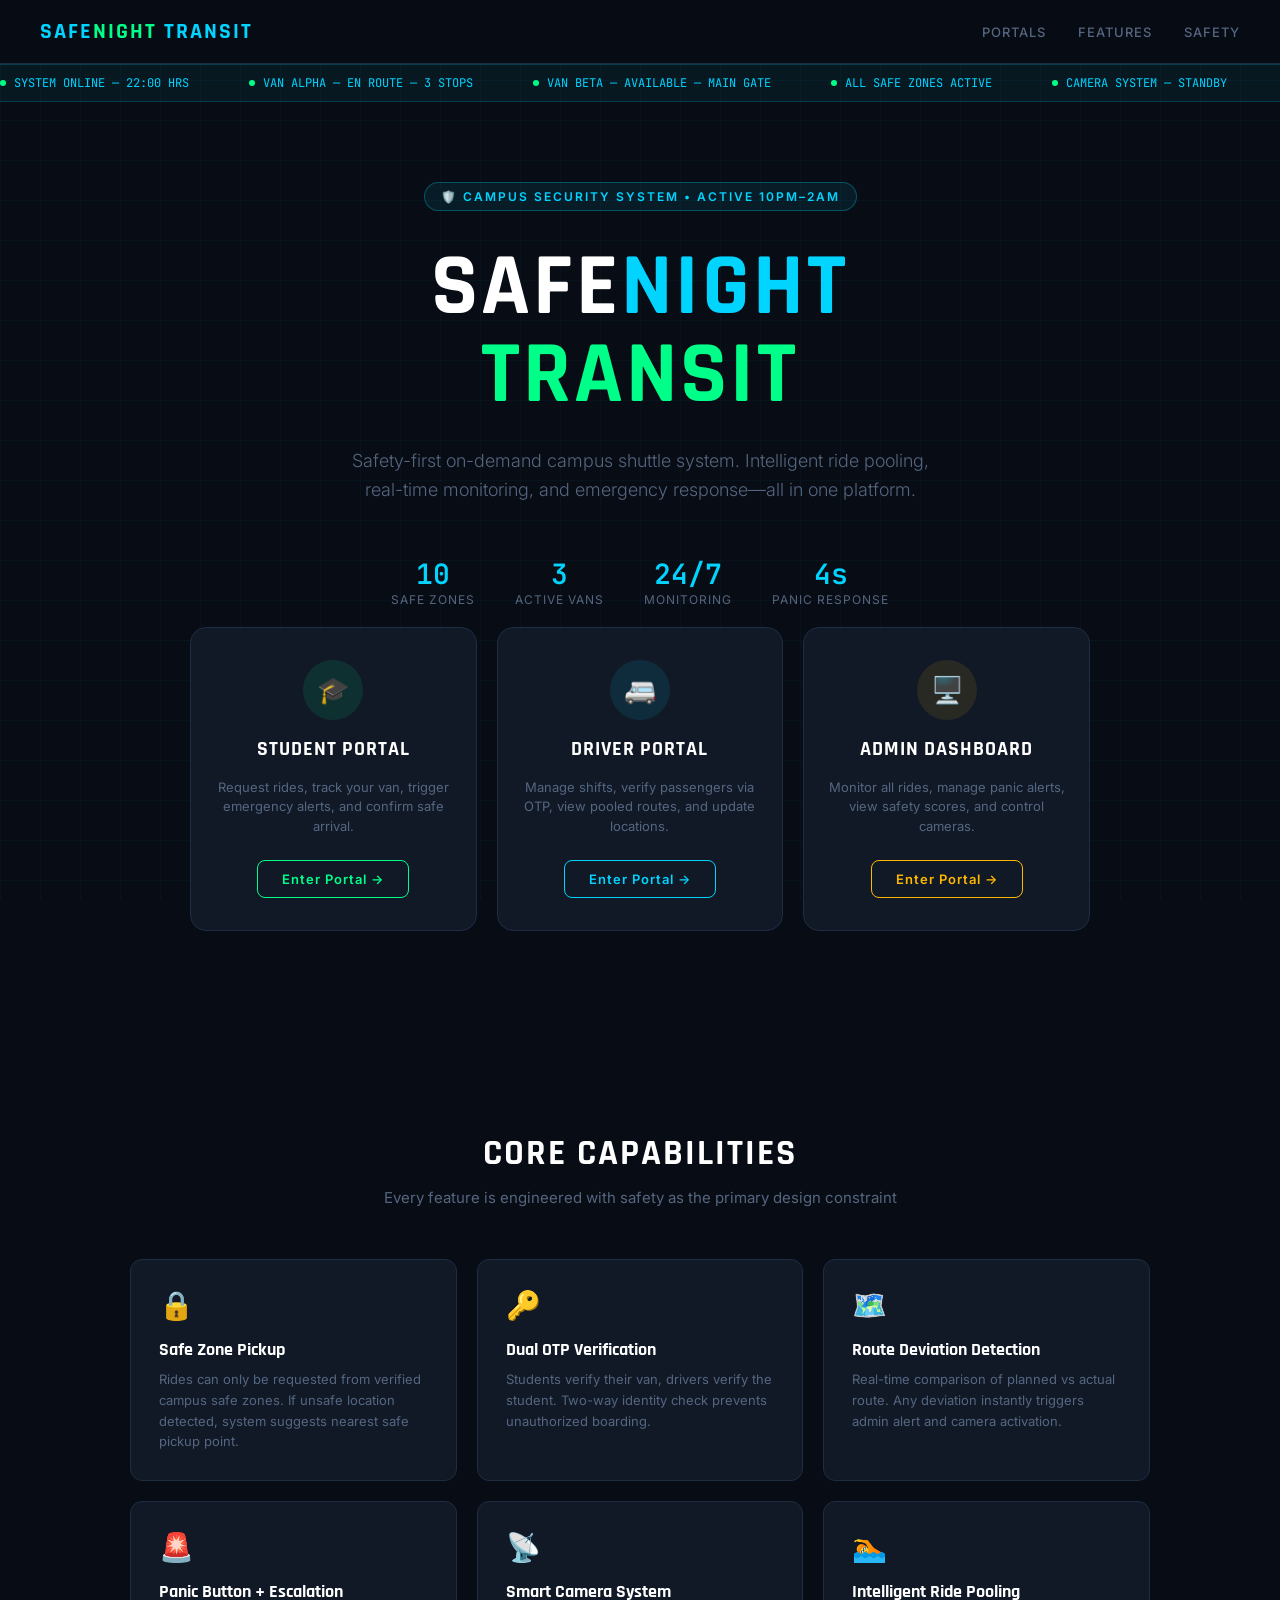
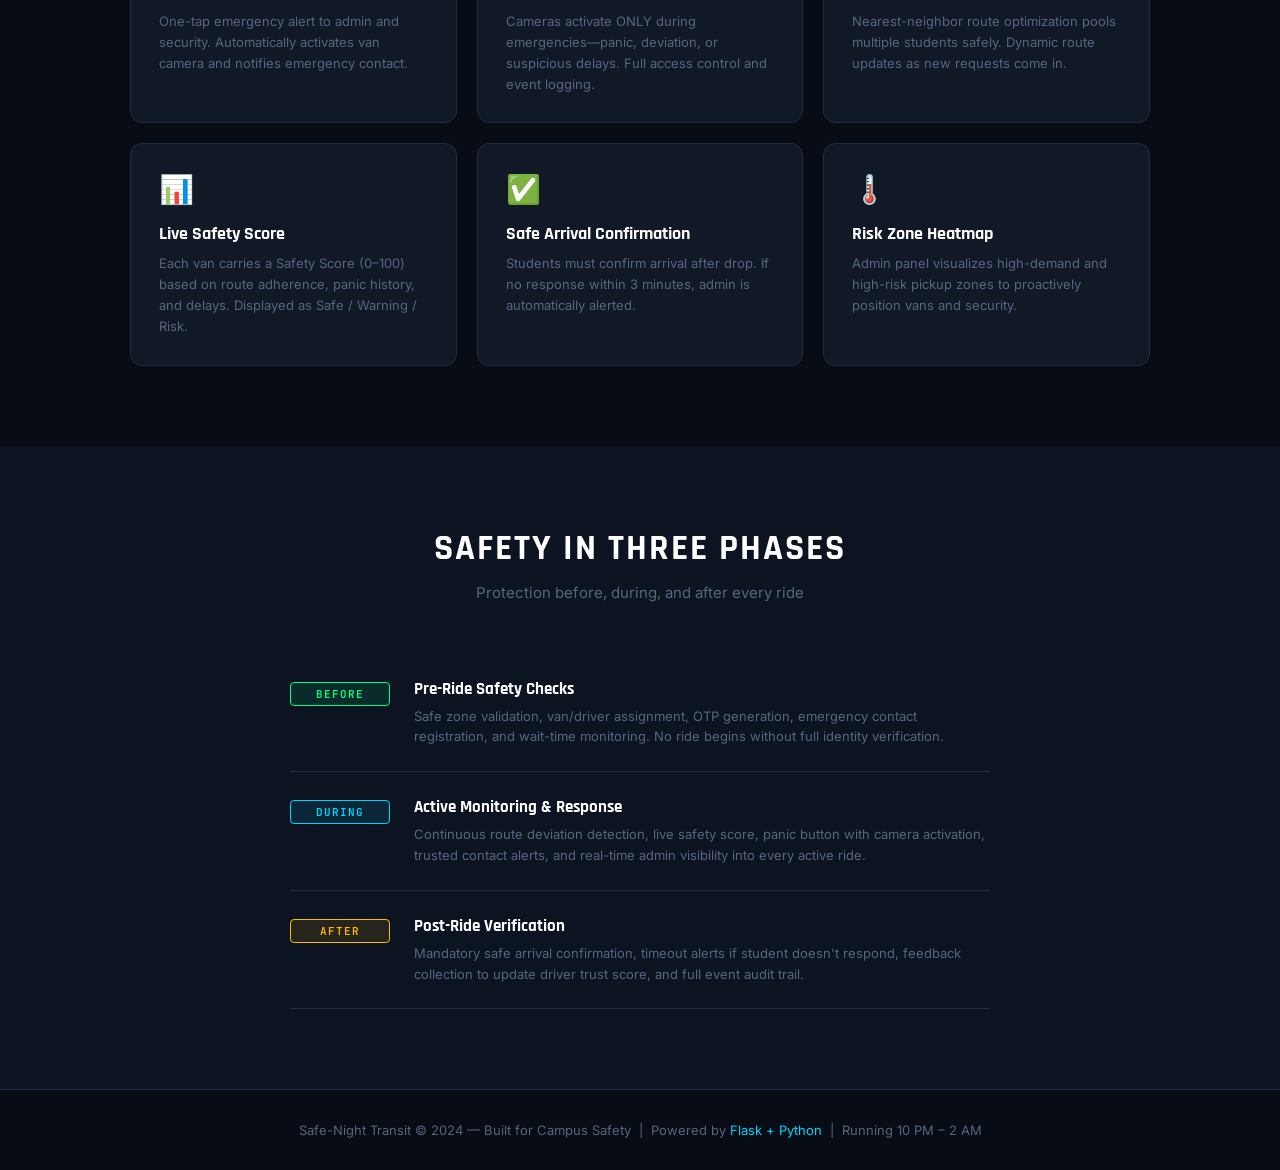
<file: Website/safe-night-transit/templates/index.html>
<!DOCTYPE html>
<html lang="en">
<head>
<meta charset="UTF-8">
<meta name="viewport" content="width=device-width, initial-scale=1.0">
<title>Safe-Night Transit — Campus Safety System</title>
<link rel="preconnect" href="https://fonts.googleapis.com">
<link href="https://fonts.googleapis.com/css2?family=Rajdhani:wght@400;500;600;700&family=Inter:wght@300;400;500&family=JetBrains+Mono:wght@400;600&display=swap" rel="stylesheet">
<style>
  :root {
    --bg: #080c14;
    --surface: #0d1421;
    --card: #111927;
    --border: #1e2d42;
    --accent: #00d4ff;
    --accent2: #00ff88;
    --warn: #ffb800;
    --danger: #ff3d5a;
    --text: #c8d8e8;
    --muted: #556680;
    --glow: rgba(0,212,255,0.15);
  }
  * { margin:0; padding:0; box-sizing:border-box; }
  html { scroll-behavior: smooth; }
  body {
    background: var(--bg);
    color: var(--text);
    font-family: 'Inter', sans-serif;
    font-size: 15px;
    overflow-x: hidden;
  }

  /* ── GRID BACKGROUND ── */
  body::before {
    content:'';
    position:fixed;
    inset:0;
    background-image:
      linear-gradient(rgba(0,212,255,0.04) 1px, transparent 1px),
      linear-gradient(90deg, rgba(0,212,255,0.04) 1px, transparent 1px);
    background-size: 40px 40px;
    pointer-events:none;
    z-index:0;
  }

  /* ── NAV ── */
  nav {
    position:fixed; top:0; left:0; right:0;
    background:rgba(8,12,20,0.9);
    backdrop-filter: blur(20px);
    border-bottom: 1px solid var(--border);
    display:flex; align-items:center; justify-content:space-between;
    padding: 0 40px;
    height: 64px;
    z-index: 100;
  }
  .logo {
    font-family:'Rajdhani',sans-serif;
    font-size:22px; font-weight:700;
    color: var(--accent);
    letter-spacing:2px;
  }
  .logo span { color:var(--accent2); }
  .nav-links { display:flex; gap:32px; }
  .nav-links a {
    color:var(--muted); text-decoration:none;
    font-size:13px; font-weight:500; letter-spacing:1px;
    text-transform:uppercase;
    transition: color 0.2s;
  }
  .nav-links a:hover { color:var(--accent); }

  /* ── HERO ── */
  .hero {
    min-height: 100vh;
    display:flex; flex-direction:column;
    align-items:center; justify-content:center;
    text-align:center;
    padding: 80px 20px 60px;
    position:relative; z-index:1;
  }
  .hero-badge {
    display:inline-flex; align-items:center; gap:8px;
    background:rgba(0,212,255,0.08);
    border:1px solid rgba(0,212,255,0.3);
    color:var(--accent);
    padding:6px 16px; border-radius:20px;
    font-size:12px; font-weight:600; letter-spacing:2px;
    text-transform:uppercase; margin-bottom:32px;
    animation: pulse-border 2s ease-in-out infinite;
  }
  @keyframes pulse-border {
    0%,100% { box-shadow: 0 0 0 0 rgba(0,212,255,0); }
    50% { box-shadow: 0 0 0 6px rgba(0,212,255,0.1); }
  }
  .hero h1 {
    font-family:'Rajdhani',sans-serif;
    font-size: clamp(42px,8vw,88px);
    font-weight:700; line-height:1.0;
    letter-spacing:3px;
    color:#fff;
    margin-bottom:8px;
  }
  .hero h1 .hl { color:var(--accent); }
  .hero h1 .hl2 { color:var(--accent2); }
  .hero-sub {
    font-size:18px; color:var(--muted);
    font-weight:300; margin:20px 0 50px;
    max-width:600px; line-height:1.6;
  }

  /* ── PORTAL CARDS ── */
  .portal-grid {
    display:grid; grid-template-columns: repeat(3,1fr);
    gap:20px; max-width:900px; width:100%;
    margin-bottom:60px;
  }
  @media(max-width:700px){ .portal-grid{grid-template-columns:1fr;} }

  .portal-card {
    background:var(--card);
    border:1px solid var(--border);
    border-radius:16px;
    padding:32px 24px;
    text-align:center;
    cursor:pointer;
    text-decoration:none;
    display:flex; flex-direction:column; align-items:center; gap:16px;
    transition: all 0.3s ease;
    position:relative; overflow:hidden;
  }
  .portal-card::before {
    content:'';
    position:absolute; top:0; left:0; right:0;
    height:3px;
    background:var(--card-accent);
    transform:scaleX(0); transform-origin:left;
    transition:transform 0.3s ease;
  }
  .portal-card:hover { border-color:var(--card-accent); transform:translateY(-4px); box-shadow:0 20px 60px rgba(0,0,0,0.5); }
  .portal-card:hover::before { transform:scaleX(1); }

  .portal-card.student { --card-accent:var(--accent2); }
  .portal-card.driver  { --card-accent:var(--accent);  }
  .portal-card.admin   { --card-accent:var(--warn);    }

  .card-icon {
    width:60px; height:60px; border-radius:50%;
    display:flex; align-items:center; justify-content:center;
    font-size:26px;
  }
  .student .card-icon { background:rgba(0,255,136,0.1); }
  .driver .card-icon  { background:rgba(0,212,255,0.1); }
  .admin .card-icon   { background:rgba(255,184,0,0.1); }

  .portal-card h3 {
    font-family:'Rajdhani',sans-serif;
    font-size:20px; font-weight:700; letter-spacing:1px;
    color:#fff;
  }
  .portal-card p { font-size:13px; color:var(--muted); line-height:1.5; }
  .portal-btn {
    display:inline-block;
    padding:10px 24px; border-radius:8px;
    font-size:13px; font-weight:600; letter-spacing:1px;
    border:1px solid;
    transition:all 0.2s;
    margin-top:8px;
  }
  .student .portal-btn { border-color:var(--accent2); color:var(--accent2); }
  .driver .portal-btn  { border-color:var(--accent);  color:var(--accent);  }
  .admin .portal-btn   { border-color:var(--warn);    color:var(--warn);    }
  .portal-card:hover .portal-btn { background:var(--card-accent); color:#000; }

  /* ── STATS BAR ── */
  .stats-bar {
    display:flex; gap:40px; justify-content:center;
    flex-wrap:wrap; margin-bottom:20px;
  }
  .stat {
    text-align:center;
  }
  .stat-val {
    font-family:'JetBrains Mono',monospace;
    font-size:28px; font-weight:600; color:var(--accent);
  }
  .stat-label { font-size:12px; color:var(--muted); letter-spacing:1px; text-transform:uppercase; }

  /* ── FEATURES ── */
  .features {
    padding: 80px 40px;
    max-width:1100px; margin:0 auto;
    position:relative; z-index:1;
  }
  .section-title {
    font-family:'Rajdhani',sans-serif;
    font-size:36px; font-weight:700; letter-spacing:2px;
    text-align:center; margin-bottom:12px;
    color:#fff;
  }
  .section-sub { text-align:center; color:var(--muted); margin-bottom:52px; font-size:15px; }

  .features-grid {
    display:grid; grid-template-columns:repeat(auto-fit,minmax(280px,1fr));
    gap:20px;
  }
  .feat-card {
    background:var(--card); border:1px solid var(--border);
    border-radius:12px; padding:28px;
    transition: all 0.3s;
  }
  .feat-card:hover { border-color:var(--accent); box-shadow:0 0 30px var(--glow); }
  .feat-icon { font-size:28px; margin-bottom:16px; }
  .feat-card h4 { font-family:'Rajdhani',sans-serif; font-size:18px; font-weight:700; color:#fff; margin-bottom:8px; }
  .feat-card p { font-size:13px; color:var(--muted); line-height:1.6; }

  /* ── SAFETY LAYERS ── */
  .safety-section {
    padding:80px 40px;
    background:var(--surface);
    position:relative; z-index:1;
  }
  .safety-timeline {
    max-width:700px; margin:0 auto;
    display:flex; flex-direction:column; gap:0;
  }
  .timeline-item {
    display:flex; gap:24px; align-items:flex-start;
    padding:24px 0;
    border-bottom:1px solid var(--border);
    animation: fadeSlide 0.5s ease forwards;
    opacity:0;
  }
  @keyframes fadeSlide { to { opacity:1; transform:translateY(0); } from { opacity:0; transform:translateY(20px); } }
  .timeline-item:nth-child(1){ animation-delay:0.1s; }
  .timeline-item:nth-child(2){ animation-delay:0.2s; }
  .timeline-item:nth-child(3){ animation-delay:0.3s; }

  .tl-phase {
    min-width:100px;
    font-family:'JetBrains Mono',monospace;
    font-size:11px; font-weight:600;
    letter-spacing:1px;
    padding:4px 12px; border-radius:4px;
    text-align:center; margin-top:4px;
  }
  .tl-before { background:rgba(0,255,136,0.1); color:var(--accent2); border:1px solid var(--accent2); }
  .tl-during { background:rgba(0,212,255,0.1); color:var(--accent); border:1px solid var(--accent); }
  .tl-after  { background:rgba(255,184,0,0.1); color:var(--warn); border:1px solid var(--warn); }

  .tl-content h4 { font-family:'Rajdhani',sans-serif; font-size:17px; font-weight:700; color:#fff; margin-bottom:6px; }
  .tl-content p  { font-size:13px; color:var(--muted); line-height:1.6; }

  /* ── FOOTER ── */
  footer {
    text-align:center; padding:32px;
    color:var(--muted); font-size:13px;
    border-top:1px solid var(--border);
    position:relative; z-index:1;
  }
  footer span { color:var(--accent); }

  /* ── LIVE STATUS TICKER ── */
  .ticker {
    background:rgba(0,212,255,0.06);
    border-top:1px solid rgba(0,212,255,0.2);
    border-bottom:1px solid rgba(0,212,255,0.2);
    overflow:hidden; padding:10px 0;
    position:relative; z-index:1;
  }
  .ticker-inner {
    display:flex; gap:60px;
    white-space:nowrap;
    animation:scroll 20s linear infinite;
  }
  @keyframes scroll { from{transform:translateX(0)} to{transform:translateX(-50%)} }
  .tick-item {
    font-family:'JetBrains Mono',monospace;
    font-size:12px; color:var(--accent);
    display:flex; align-items:center; gap:8px;
  }
  .tick-dot { width:6px; height:6px; border-radius:50%; background:var(--accent2); }
</style>
</head>
<body>

<nav>
  <div class="logo">SAFE<span>NIGHT</span> TRANSIT</div>
  <div class="nav-links">
    <a href="#portals">Portals</a>
    <a href="#features">Features</a>
    <a href="#safety">Safety</a>
  </div>
</nav>

<!-- TICKER -->
<div class="ticker" style="margin-top:64px;">
  <div class="ticker-inner">
    <div class="tick-item"><span class="tick-dot"></span>SYSTEM ONLINE — 22:00 HRS</div>
    <div class="tick-item"><span class="tick-dot"></span>VAN ALPHA — EN ROUTE — 3 STOPS</div>
    <div class="tick-item"><span class="tick-dot"></span>VAN BETA — AVAILABLE — MAIN GATE</div>
    <div class="tick-item"><span class="tick-dot"></span>ALL SAFE ZONES ACTIVE</div>
    <div class="tick-item"><span class="tick-dot"></span>CAMERA SYSTEM — STANDBY</div>
    <div class="tick-item"><span class="tick-dot"></span>SYSTEM ONLINE — 22:00 HRS</div>
    <div class="tick-item"><span class="tick-dot"></span>VAN ALPHA — EN ROUTE — 3 STOPS</div>
    <div class="tick-item"><span class="tick-dot"></span>VAN BETA — AVAILABLE — MAIN GATE</div>
    <div class="tick-item"><span class="tick-dot"></span>ALL SAFE ZONES ACTIVE</div>
    <div class="tick-item"><span class="tick-dot"></span>CAMERA SYSTEM — STANDBY</div>
  </div>
</div>

<!-- HERO -->
<section class="hero" id="portals">
  <div class="hero-badge">🛡️ Campus Security System • Active 10PM–2AM</div>
  <h1>SAFE<span class="hl">NIGHT</span><br><span class="hl2">TRANSIT</span></h1>
  <p class="hero-sub">Safety-first on-demand campus shuttle system. Intelligent ride pooling, real-time monitoring, and emergency response—all in one platform.</p>

  <div class="stats-bar">
    <div class="stat"><div class="stat-val">10</div><div class="stat-label">Safe Zones</div></div>
    <div class="stat"><div class="stat-val">3</div><div class="stat-label">Active Vans</div></div>
    <div class="stat"><div class="stat-val">24/7</div><div class="stat-label">Monitoring</div></div>
    <div class="stat"><div class="stat-val">4s</div><div class="stat-label">Panic Response</div></div>
  </div>

  <div class="portal-grid">
    <a href="/student" class="portal-card student">
      <div class="card-icon">🎓</div>
      <h3>STUDENT PORTAL</h3>
      <p>Request rides, track your van, trigger emergency alerts, and confirm safe arrival.</p>
      <span class="portal-btn">Enter Portal →</span>
    </a>
    <a href="/driver" class="portal-card driver">
      <div class="card-icon">🚐</div>
      <h3>DRIVER PORTAL</h3>
      <p>Manage shifts, verify passengers via OTP, view pooled routes, and update locations.</p>
      <span class="portal-btn">Enter Portal →</span>
    </a>
    <a href="/admin" class="portal-card admin">
      <div class="card-icon">🖥️</div>
      <h3>ADMIN DASHBOARD</h3>
      <p>Monitor all rides, manage panic alerts, view safety scores, and control cameras.</p>
      <span class="portal-btn">Enter Portal →</span>
    </a>
  </div>
</section>

<!-- FEATURES -->
<section class="features" id="features">
  <h2 class="section-title">CORE CAPABILITIES</h2>
  <p class="section-sub">Every feature is engineered with safety as the primary design constraint</p>
  <div class="features-grid">
    <div class="feat-card">
      <div class="feat-icon">🔒</div>
      <h4>Safe Zone Pickup</h4>
      <p>Rides can only be requested from verified campus safe zones. If unsafe location detected, system suggests nearest safe pickup point.</p>
    </div>
    <div class="feat-card">
      <div class="feat-icon">🔑</div>
      <h4>Dual OTP Verification</h4>
      <p>Students verify their van, drivers verify the student. Two-way identity check prevents unauthorized boarding.</p>
    </div>
    <div class="feat-card">
      <div class="feat-icon">🗺️</div>
      <h4>Route Deviation Detection</h4>
      <p>Real-time comparison of planned vs actual route. Any deviation instantly triggers admin alert and camera activation.</p>
    </div>
    <div class="feat-card">
      <div class="feat-icon">🚨</div>
      <h4>Panic Button + Escalation</h4>
      <p>One-tap emergency alert to admin and security. Automatically activates van camera and notifies emergency contact.</p>
    </div>
    <div class="feat-card">
      <div class="feat-icon">📡</div>
      <h4>Smart Camera System</h4>
      <p>Cameras activate ONLY during emergencies—panic, deviation, or suspicious delays. Full access control and event logging.</p>
    </div>
    <div class="feat-card">
      <div class="feat-icon">🏊</div>
      <h4>Intelligent Ride Pooling</h4>
      <p>Nearest-neighbor route optimization pools multiple students safely. Dynamic route updates as new requests come in.</p>
    </div>
    <div class="feat-card">
      <div class="feat-icon">📊</div>
      <h4>Live Safety Score</h4>
      <p>Each van carries a Safety Score (0–100) based on route adherence, panic history, and delays. Displayed as Safe / Warning / Risk.</p>
    </div>
    <div class="feat-card">
      <div class="feat-icon">✅</div>
      <h4>Safe Arrival Confirmation</h4>
      <p>Students must confirm arrival after drop. If no response within 3 minutes, admin is automatically alerted.</p>
    </div>
    <div class="feat-card">
      <div class="feat-icon">🌡️</div>
      <h4>Risk Zone Heatmap</h4>
      <p>Admin panel visualizes high-demand and high-risk pickup zones to proactively position vans and security.</p>
    </div>
  </div>
</section>

<!-- SAFETY LAYERS -->
<section class="safety-section" id="safety">
  <h2 class="section-title">SAFETY IN THREE PHASES</h2>
  <p class="section-sub">Protection before, during, and after every ride</p>
  <div class="safety-timeline">
    <div class="timeline-item">
      <div class="tl-phase tl-before">BEFORE</div>
      <div class="tl-content">
        <h4>Pre-Ride Safety Checks</h4>
        <p>Safe zone validation, van/driver assignment, OTP generation, emergency contact registration, and wait-time monitoring. No ride begins without full identity verification.</p>
      </div>
    </div>
    <div class="timeline-item">
      <div class="tl-phase tl-during">DURING</div>
      <div class="tl-content">
        <h4>Active Monitoring & Response</h4>
        <p>Continuous route deviation detection, live safety score, panic button with camera activation, trusted contact alerts, and real-time admin visibility into every active ride.</p>
      </div>
    </div>
    <div class="timeline-item">
      <div class="tl-phase tl-after">AFTER</div>
      <div class="tl-content">
        <h4>Post-Ride Verification</h4>
        <p>Mandatory safe arrival confirmation, timeout alerts if student doesn't respond, feedback collection to update driver trust score, and full event audit trail.</p>
      </div>
    </div>
  </div>
</section>

<footer>
  <p>Safe-Night Transit &copy; 2024 — Built for Campus Safety &nbsp;|&nbsp; Powered by <span>Flask + Python</span> &nbsp;|&nbsp; Running 10 PM – 2 AM</p>
</footer>

</body>
</html>
</file>
